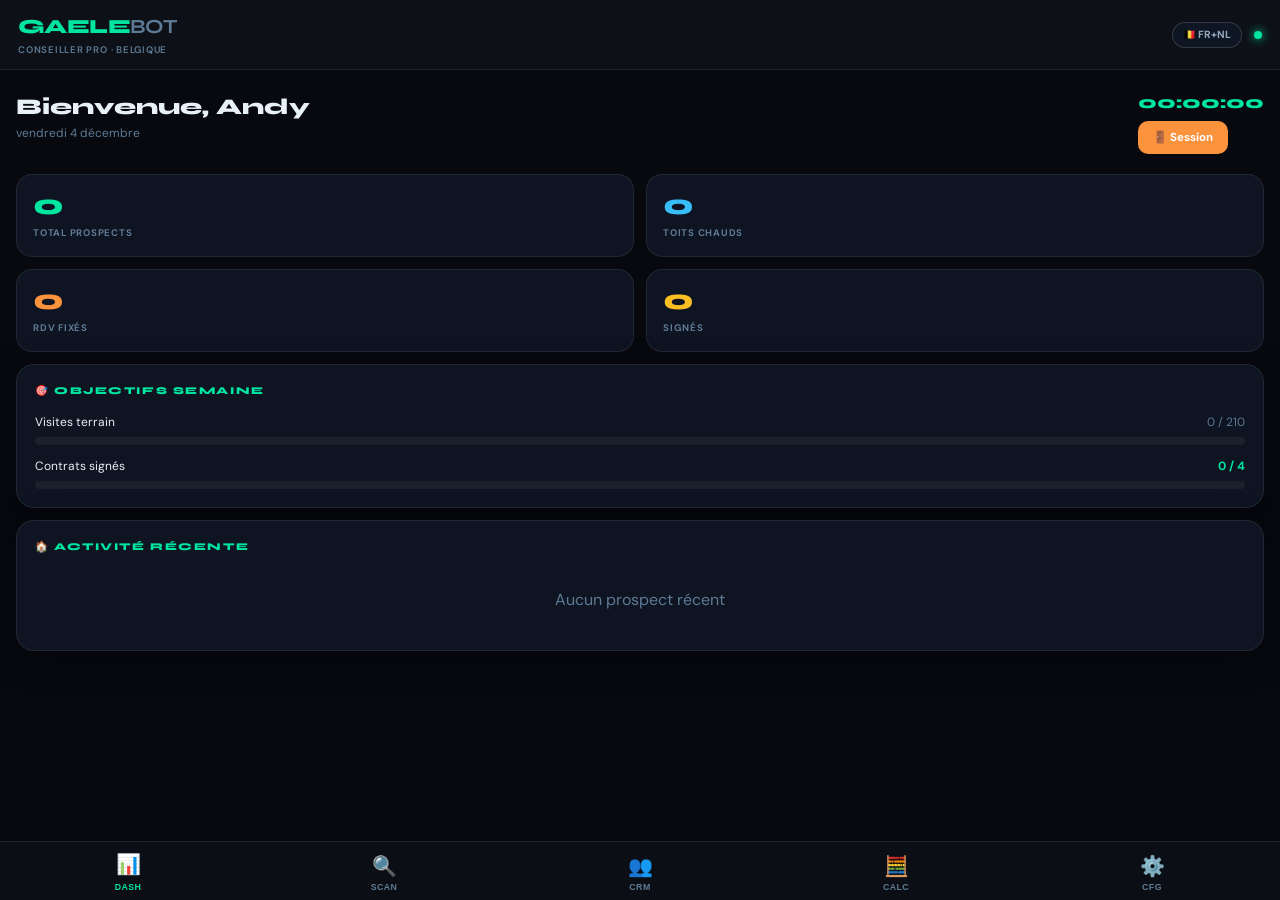
<file: app/index.html>
<!DOCTYPE html>
<html lang="fr">
<head>
  <meta charset="UTF-8">
  <meta name="viewport" content="width=device-width, initial-scale=1.0, maximum-scale=1.0, user-scalable=no">
  <title>GaeleBot Pro V2</title>
  <link rel="preconnect" href="https://fonts.googleapis.com">
  <link rel="preconnect" href="https://fonts.gstatic.com" crossorigin>
  <link href="https://fonts.googleapis.com/css2?family=Syne:wght@700;800;900&family=DM+Sans:wght@300;400;500;600;700&family=DM+Mono:wght@400;500&display=swap" rel="stylesheet">
  <link rel="stylesheet" href="css/main.css">
</head>
<body>
  <div class="app">
    <!-- TOP BAR -->
    <header class="topbar">
      <div>
        <div class="brand"><span class="b1">GAELE</span><span class="b2">BOT</span></div>
        <div class="brand-sub">Conseiller Pro · Belgique</div>
      </div>
      <div style="display:flex;align-items:center;gap:12px">
        <div class="pill">🇧🇪 FR+NL</div>
        <div class="dot-live"></div>
      </div>
    </header>

    <main class="content">
      <!-- DASHBOARD PAGE -->
      <section class="page" id="page-dash">
        <div style="display:flex;justify-content:space-between;align-items:flex-start;margin-bottom:20px">
          <div>
            <h1 class="font-syne" style="font-size:1.4rem;font-weight:900">Bienvenue, Andy</h1>
            <div id="dash-date" class="muted" style="font-size:0.75rem"></div>
          </div>
          <div style="text-align:right">
            <div id="dash-timer" class="font-syne g" style="font-size:1.1rem;font-weight:900;margin-bottom:4px">00:00:00</div>
            <button class="btn btn-o btn-sm" id="btn-session-top">🚪 Session</button>
          </div>
        </div>

        <div class="sg2">
          <div class="sbox">
            <span class="sbox-val g" id="d-total">0</span>
            <span class="sbox-lbl">Total Prospects</span>
          </div>
          <div class="sbox">
            <span class="sbox-val b" id="d-hot">0</span>
            <span class="sbox-lbl">Toits Chauds</span>
          </div>
          <div class="sbox">
            <span class="sbox-val o" id="d-rdv">0</span>
            <span class="sbox-lbl">RDV Fixés</span>
          </div>
          <div class="sbox">
            <span class="sbox-val y" id="d-signs">0</span>
            <span class="sbox-lbl">Signés</span>
          </div>
        </div>

        <div class="card">
          <div class="card-title">🎯 Objectifs Semaine</div>
          <div style="margin-bottom:12px">
            <div style="display:flex;justify-content:space-between;font-size:0.75rem;margin-bottom:6px">
              <span>Visites terrain</span>
              <span id="visit-label" class="muted">0 / 210</span>
            </div>
            <div class="prog-wrap"><div id="visit-bar" class="prog-fill pf-b" style="width:0%"></div></div>
          </div>
          <div>
            <div style="display:flex;justify-content:space-between;font-size:0.75rem;margin-bottom:6px">
              <span>Contrats signés</span>
              <span id="sign-label" class="g" style="font-weight:700">0 / 4</span>
            </div>
            <div class="prog-wrap"><div id="sign-bar" class="prog-fill pf-g" style="width:0%"></div></div>
          </div>
        </div>

        <div class="card">
          <div class="card-title">🏠 Activité Récente</div>
          <div id="recent-list"></div>
        </div>
      </section>

      <!-- SCANNER PAGE -->
      <section class="page" id="page-scan">
        <h1 class="font-syne" style="font-size:1.4rem;font-weight:900;margin-bottom:20px">Scanner les toits</h1>
        
        <div class="card">
          <div class="card-title">⚙️ Paramètres de Scan</div>
          <div class="fg">
            <label class="fl">Commune ciblée</label>
            <select class="fs" id="scan-city">
              <optgroup label="Wallonie">
                <option value="tubize">Tubize (1480)</option>
                <option value="nivelles">Nivelles (1400)</option>
                <option value="waterloo">Waterloo (1410)</option>
              </optgroup>
              <optgroup label="Flandre">
                <option value="gent">Gent (9000)</option>
                <option value="leuven">Leuven (3000)</option>
              </optgroup>
            </select>
          </div>
          <div class="sg2">
            <div class="fg">
              <label class="fl">Score Min.</label>
              <select class="fs" id="scan-score">
                <option value="7">≥ 7 (Chauds)</option>
                <option value="5">≥ 5 (Tièdes)</option>
              </select>
            </div>
            <div class="fg">
              <label class="fl">Limite</label>
              <input type="number" class="fi" id="scan-limit" value="50">
            </div>
          </div>
          <button class="btn btn-g" id="btn-start-scan">🔍 Lancer le Scan Réel</button>
        </div>
      </section>

      <!-- CRM PAGE -->
      <section class="page" id="page-crm">
        <div style="display:flex;justify-content:space-between;align-items:center;margin-bottom:20px">
          <h1 class="font-syne" style="font-size:1.4rem;font-weight:900">CRM Prospects</h1>
          <span class="pill" id="crm-count">0</span>
        </div>
        
        <div style="display:flex;gap:8px;margin-bottom:16px;overflow-x:auto;padding-bottom:4px">
          <button class="btn btn-g btn-sm" data-filter="all">Tous</button>
          <button class="btn btn-out btn-sm" data-filter="chaud">🔥 Chauds</button>
          <button class="btn btn-out btn-sm" data-filter="new">🆕 Nouveaux</button>
          <button class="btn btn-out btn-sm" data-filter="visited">✅ Visités</button>
        </div>

        <div id="crm-list"></div>
      </section>

      <!-- CALCULATEUR PAGE -->
      <section class="page" id="page-calc">
        <h1 class="font-syne" style="font-size:1.4rem;font-weight:900;margin-bottom:20px">Calculateur</h1>
        
        <div class="card" id="calc-header" style="background:var(--blue-glow);border-color:var(--blue)">
          <div style="font-weight:800;font-size:1.1rem;margin-bottom:4px" id="calc-addr">Simulation Générale</div>
          <div id="calc-elig"></div>
        </div>

        <div class="card">
          <div class="card-title">💶 Paramètres Financiers</div>
          <div class="fg">
            <div style="display:flex;justify-content:space-between;margin-bottom:8px">
              <label class="fl">Facture électricité / an</label>
              <span id="facture-val" class="g font-syne" style="font-weight:900">1 200€</span>
            </div>
            <input type="range" id="sl-facture" min="400" max="5000" step="50" value="1200" style="width:100%">
          </div>
        </div>

        <div class="card" style="background:linear-gradient(135deg, rgba(0,229,160,0.1), transparent); border-color:var(--green)">
          <div class="card-title">💰 Gain ESTIMÉ SUR 25 ANS</div>
          <div style="text-align:center;padding:10px 0">
            <div id="r-gain-25" class="g font-syne" style="font-size:2.5rem;font-weight:900;line-height:1">0€</div>
            <div class="muted" style="font-size:0.75rem;margin-top:4px">D'économie brute pour le client</div>
          </div>
          <div class="sg2" style="margin-top:20px">
            <div>
              <div class="muted" style="font-size:0.6rem;text-transform:uppercase">Économie/an</div>
              <div id="r-eco-an" class="font-syne" style="font-size:1.2rem;font-weight:800">0€</div>
            </div>
            <div>
              <div class="muted" style="font-size:0.6rem;text-transform:uppercase">Reduction</div>
              <div id="r-eco-pct" class="g font-syne" style="font-size:1.2rem;font-weight:800">0%</div>
            </div>
          </div>
        </div>

        <div class="card">
          <div class="card-title">📋 Détails Techniques</div>
          <div class="item-row" style="display:flex;justify-content:space-between">
            <span class="muted">Sans Gaele XL</span>
            <span id="r-total-sans" class="r">0€</span>
          </div>
          <div class="item-row" style="display:flex;justify-content:space-between">
            <span class="muted">Avec Gaele XL</span>
            <span id="r-total-avec" class="g">0€</span>
          </div>
          <div style="display:grid;grid-template-columns:1fr 1fr;gap:10px;margin-top:10px">
            <div class="sbox">
              <span class="sbox-val b" id="d-panels">0</span>
              <span class="sbox-lbl">Panneaux</span>
            </div>
            <div class="sbox">
              <span class="sbox-val b" id="d-kwc">0</span>
              <span class="sbox-lbl">kWc</span>
            </div>
          </div>
        </div>

        <button class="btn btn-g" id="btn-send-sms">📱 Envoyer par SMS</button>
      </section>

      <!-- CONFIG PAGE -->
      <section class="page" id="page-config">
        <h1 class="font-syne" style="font-size:1.4rem;font-weight:900;margin-bottom:20px">Configuration</h1>
        
        <div class="card">
          <div class="card-title">🔑 API & Services</div>
          <div class="fg">
            <label class="fl">Google Maps/Solar API Key</label>
            <input type="password" class="fi" id="cfg-gkey" placeholder="AIza...">
          </div>
          <div class="fg">
            <label class="fl">Meta Ads Manager ID</label>
            <input type="text" class="fi" id="cfg-metaid" placeholder="act_...">
          </div>
          <button class="btn btn-g" id="btn-save-cfg">💾 Sauvegarder</button>
        </div>

        <div class="card">
          <div class="card-title">📤 Exports de données</div>
          <button class="btn btn-out btn-sm" style="margin-bottom:10px;width:100%" data-export="csv">📄 Export CSV (Prospects)</button>
          <button class="btn btn-out btn-sm" style="margin-bottom:10px;width:100%" data-export="json">📱 Export JSON (Meta Ads)</button>
        </div>
      </section>
    </main>

    <!-- BOTTOM NAV -->
    <nav class="bnav">
      <button class="bnav-btn active" data-page="dash">
        <span class="bico">📊</span>
        <span class="blbl">Dash</span>
      </button>
      <button class="bnav-btn" data-page="scan">
        <span class="bico">🔍</span>
        <span class="blbl">Scan</span>
      </button>
      <button class="bnav-btn" data-page="crm">
        <span class="bico">👥</span>
        <span class="blbl">CRM</span>
      </button>
      <button class="bnav-btn" data-page="calc">
        <span class="bico">🧮</span>
        <span class="blbl">Calc</span>
      </button>
      <button class="bnav-btn" data-page="config">
        <span class="bico">⚙️</span>
        <span class="blbl">Cfg</span>
      </button>
    </nav>
  </div>

  <!-- JS ASSETS -->
  <script src="js/data.js"></script>
  <script src="js/state.js"></script>
  <script src="js/api.js"></script>
  <script src="js/calc.js"></script>
  <script src="js/ui.js"></script>
  <script src="js/core.js"></script>

  <!-- APP BOOTSTRAP -->
  <script>
    // Start the app
    initApp();

    // Additional UI bindings that core doesn't handle automatically yet
    document.addEventListener('DOMContentLoaded', () => {
      // Date in dashboard
      const dateEl = document.getElementById('dash-date');
      if(dateEl) dateEl.textContent = new Date().toLocaleDateString('fr-BE', { weekday: 'long', day: 'numeric', month: 'long' });

      // Scan trigger
      const btnScan = document.getElementById('btn-start-scan');
      if(btnScan) btnScan.onclick = () => {
        const city = document.getElementById('scan-city').value;
        const limit = parseInt(document.getElementById('scan-limit').value);
        const minScore = parseInt(document.getElementById('scan-score').value);
        runRoofScan({ city, limit, minScore });
      };

      // Calc slider
      const slFacture = document.getElementById('sl-facture');
      if(slFacture) slFacture.oninput = (e) => {
        document.getElementById('facture-val').textContent = e.target.value + '€';
        runSimulation();
      };

      // Calc simulation trigger (initial or from CRM)
      window.loadInCalc = (id) => {
        navigate('calc');
        runSimulation(id);
      };

      // Config save
      const btnSaveCfg = document.getElementById('btn-save-cfg');
      if(btnSaveCfg) btnSaveCfg.onclick = () => {
        state.setConfig('googleKey', document.getElementById('cfg-gkey').value.trim());
        state.setConfig('metaId', document.getElementById('cfg-metaid').value.trim());
        showToast('Configuration enregistrée !', 'green');
      };

      // Load config values
      const cfgGkey = document.getElementById('cfg-gkey');
      const cfgMeta = document.getElementById('cfg-metaid');
      if(cfgGkey) cfgGkey.value = state.config.googleKey;
      if(cfgMeta) cfgMeta.value = state.config.metaId;

      // Global click listener for data-actions in cards
      document.addEventListener('click', (e) => {
        const action = e.target.dataset.action;
        const id = e.target.dataset.id;
        if(action === 'calc') window.loadInCalc(id);
        if(action === 'visited') {
           state.updateProspect(id, { statut: 'visited' });
           showToast('✅ Prospect marqué comme visité');
        }
      });
    });
  </script>
</body>
</html>
</file>
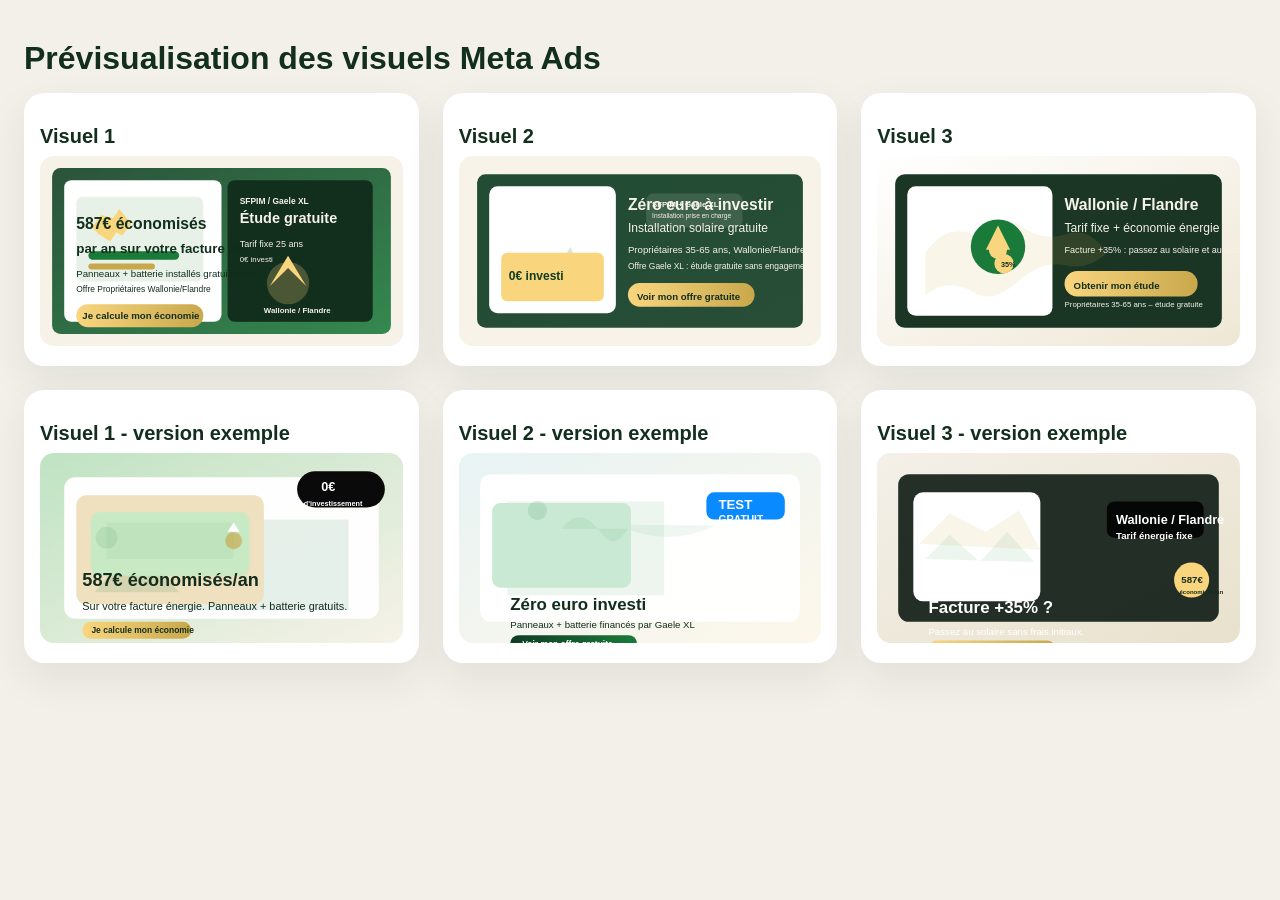
<file: assets/ads/index.html>
<!DOCTYPE html>
<html lang="fr">
<head>
  <meta charset="UTF-8">
  <title>Aperçu visuels Meta Ads</title>
  <style>
    body { margin: 0; font-family: Inter, sans-serif; background: #f3f0ea; color: #122E1D; }
    .page { max-width: 1280px; margin: 40px auto; padding: 0 24px; }
    h1 { margin-bottom: 16px; }
    .grid { display: grid; gap: 24px; grid-template-columns: repeat(auto-fit, minmax(360px, 1fr)); }
    .card { padding: 16px; background: #fff; border-radius: 20px; box-shadow: 0 16px 40px rgba(17,34,17,.08); }
    .card img { width: 100%; border-radius: 14px; }
    .card h2 { margin: 16px 0 8px; font-size: 20px; }
    .card p { margin: 0; color: #475650; }
  </style>
</head>
<body>
  <div class="page">
    <h1>Prévisualisation des visuels Meta Ads</h1>
    <div class="grid">
      <div class="card"><h2>Visuel 1</h2><img src="meta-ad-1.svg" alt="Visuel 1"></div>
      <div class="card"><h2>Visuel 2</h2><img src="meta-ad-2.svg" alt="Visuel 2"></div>
      <div class="card"><h2>Visuel 3</h2><img src="meta-ad-3.svg" alt="Visuel 3"></div>
      <div class="card"><h2>Visuel 1 - version exemple</h2><img src="meta-ad-1-updated.svg" alt="Visuel 1 updated"></div>
      <div class="card"><h2>Visuel 2 - version exemple</h2><img src="meta-ad-2-updated.svg" alt="Visuel 2 updated"></div>
      <div class="card"><h2>Visuel 3 - version exemple</h2><img src="meta-ad-3-updated.svg" alt="Visuel 3 updated"></div>
    </div>
  </div>
</body>
</html>
</file>
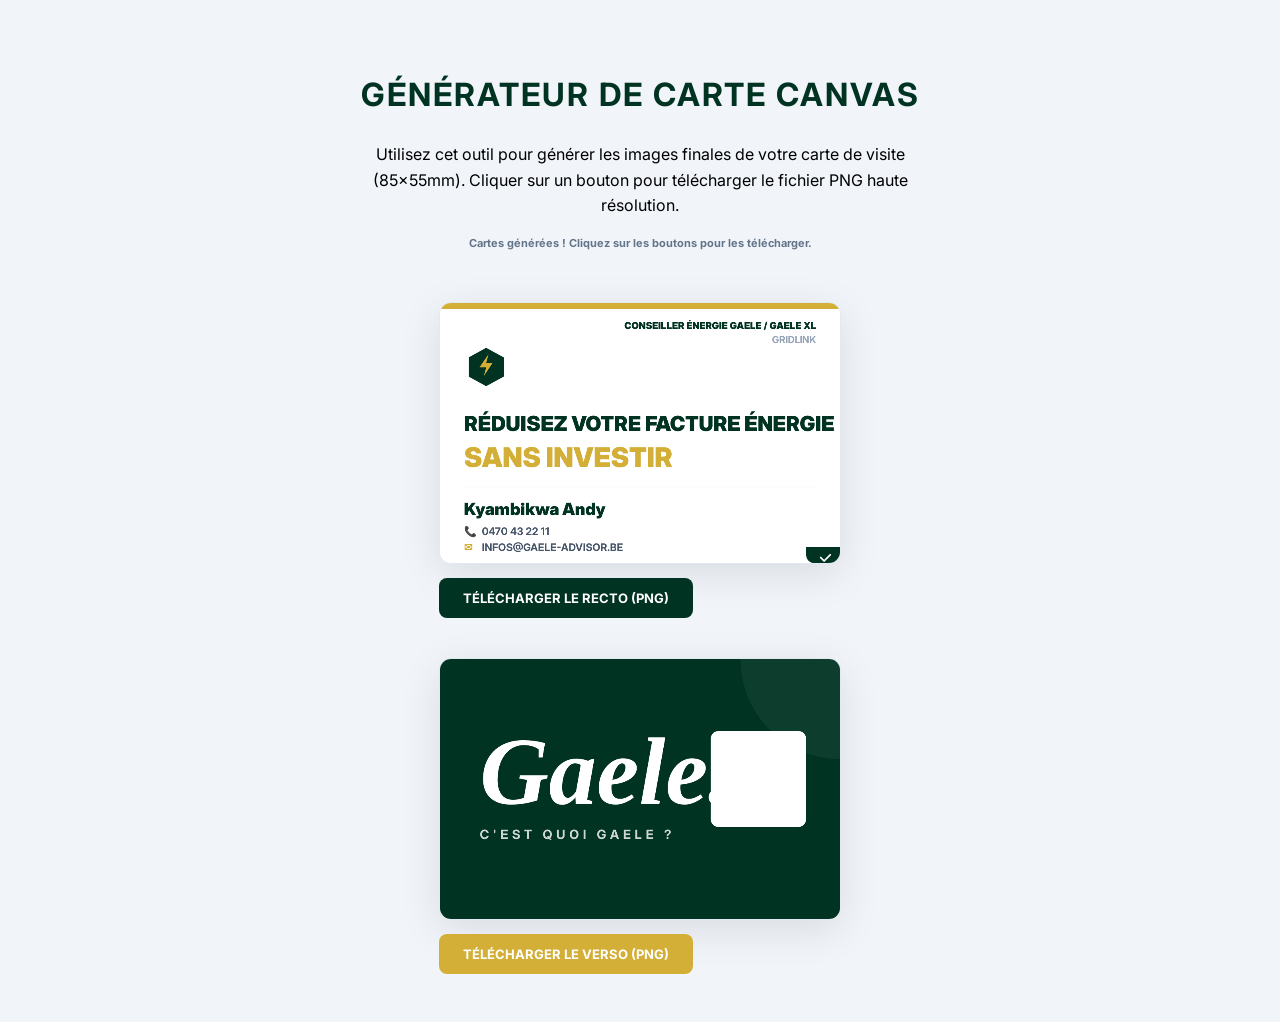
<file: carte_canvas.html>
<!DOCTYPE html>
<html lang="fr">
<head>
    <meta charset="UTF-8">
    <title>Générateur de Carte GAELE - Canvas</title>
    <link href="https://fonts.googleapis.com/css2?family=Inter:wght@400;700;900&family=Playfair+Display:ital,wght@1,900&display=swap" rel="stylesheet">
    <style>
        body { font-family: 'Inter', sans-serif; background: #f1f5f9; display: flex; flex-direction: column; align-items: center; padding: 40px; }
        .controls { margin-bottom: 30px; text-align: center; max-width: 600px; line-height: 1.6; }
        .canvas-container { display: flex; flex-direction: column; gap: 40px; align-items: center; margin-top: 20px; }
        canvas { background: white; border-radius: 12px; box-shadow: 0 10px 40px rgba(0,0,0,0.1); cursor: pointer; border: 1px solid #e2e8f0; }
        .btn-group { display: flex; gap: 10px; margin-top: 10px; }
        .btn { padding: 12px 24px; background: #003322; color: white; border: none; border-radius: 8px; font-weight: 700; cursor: pointer; text-decoration: none; font-size: 13px; text-transform: uppercase; transition: transform 0.2s, background 0.2s; }
        .btn:hover { background: #054a33; transform: translateY(-2px); }
        .btn-gold { background: #D4AF37; }
        .btn-gold:hover { background: #b8952b; }
        h1 { color: #003322; text-transform: uppercase; letter-spacing: 2px; }
        .status { margin-top: 10px; font-size: 11px; color: #64748b; font-weight: bold; }
    </style>
</head>
<body>

    <div class="controls">
        <h1>Générateur de Carte Canvas</h1>
        <p>Utilisez cet outil pour générer les images finales de votre carte de visite (85x55mm). Cliquer sur un bouton pour télécharger le fichier PNG haute résolution.</p>
        <div class="status" id="status">Chargement des polices et des ressources...</div>
    </div>

    <div class="canvas-container">
        <!-- RECTO -->
        <div>
            <canvas id="canvasRecto" width="1005" height="650" style="width: 400px; height: 260px;"></canvas>
            <div class="btn-group">
                <a id="dlRecto" class="btn" href="#">Télécharger le Recto (PNG)</a>
            </div>
        </div>

        <!-- VERSO -->
        <div>
            <canvas id="canvasVerso" width="1005" height="650" style="width: 400px; height: 260px;"></canvas>
            <div class="btn-group">
                <a id="dlVerso" class="btn btn-gold" href="#">Télécharger le Verso (PNG)</a>
            </div>
        </div>
    </div>

    <script>
        const colors = {
            darkGreen: '#003322',
            gold: '#D4AF37',
            white: '#FFFFFF',
            slate: '#475569',
            lightSlate: '#94a3b8'
        };

        const details = {
            name: 'Kyambikwa Andy',
            email: 'infos@gaele-advisor.be',
            phone: '0470 43 22 11',
            site: 'gaele-advisor.be'
        };

        async function init() {
            // Attendre que les polices soient chargées
            await document.fonts.ready;
            document.getElementById('status').innerText = "Polices prêtes. Génération des cartes...";

            drawRecto();
            drawVerso();
            
            document.getElementById('status').innerText = "Cartes générées ! Cliquez sur les boutons pour les télécharger.";
        }

        function drawRecto() {
            const canvas = document.getElementById('canvasRecto');
            const ctx = canvas.getContext('2d');
            const w = canvas.width;
            const h = canvas.height;

            // 1. Fond
            ctx.fillStyle = colors.white;
            ctx.fillRect(0, 0, w, h);

            // 2. Bordure Dorée supérieure
            ctx.fillStyle = colors.gold;
            ctx.fillRect(0, 0, w, 15);

            // 3. Logo GAELE (Hexagone)
            ctx.save();
            ctx.translate(60, 100);
            ctx.fillStyle = colors.darkGreen;
            ctx.beginPath();
            ctx.moveTo(56, 12); ctx.lineTo(100, 36); ctx.lineTo(100, 84); ctx.lineTo(56, 108); ctx.lineTo(12, 84); ctx.lineTo(12, 36);
            ctx.closePath();
            ctx.fill();
            // Éclair
            ctx.fillStyle = colors.gold;
            ctx.beginPath();
            ctx.moveTo(62, 28); ctx.lineTo(39, 61); ctx.lineTo(56, 61); ctx.lineTo(50, 83); ctx.lineTo(72, 50); ctx.lineTo(56, 50);
            ctx.closePath();
            ctx.fill();
            ctx.restore();

            // 4. Header Text
            ctx.textAlign = 'right';
            ctx.fillStyle = colors.darkGreen;
            ctx.font = '900 24px Inter';
            ctx.fillText("CONSEILLER ÉNERGIE GAELE / GAELE XL", 945, 65);
            ctx.fillStyle = colors.lightSlate;
            ctx.font = '700 24px Inter';
            ctx.fillText("GRIDLINK", 945, 100);

            // 5. Hero Text
            ctx.textAlign = 'left';
            ctx.fillStyle = colors.darkGreen;
            ctx.font = '900 52px Inter';
            ctx.fillText("RÉDUISEZ VOTRE FACTURE ÉNERGIE", 60, 320);
            ctx.fillStyle = colors.gold;
            ctx.font = '900 68px Inter';
            ctx.fillText("SANS INVESTIR", 60, 410);

            // 6. Footer Line
            ctx.strokeStyle = '#f1f5f9';
            ctx.lineWidth = 2;
            ctx.beginPath();
            ctx.moveTo(60, 460); ctx.lineTo(945, 460);
            ctx.stroke();

            // 7. Contact Info
            ctx.fillStyle = colors.darkGreen;
            ctx.font = '900 42px Inter';
            ctx.fillText(details.name, 60, 530);

            ctx.font = '700 26px Inter';
            ctx.fillStyle = colors.gold;
            ctx.fillText("📞", 60, 580);
            ctx.fillStyle = colors.slate;
            ctx.fillText(details.phone, 105, 580);

            ctx.fillStyle = colors.gold;
            ctx.fillText("✉", 60, 620);
            ctx.fillStyle = colors.slate;
            ctx.fillText(details.email.toUpperCase(), 105, 620);

            // 8. Accent Bas Droite
            ctx.fillStyle = colors.darkGreen;
            ctx.beginPath();
            ctx.moveTo(920, 610); ctx.lineTo(1005, 610); ctx.lineTo(1005, 650); ctx.lineTo(940, 650);
            ctx.arcTo(920, 650, 920, 630, 20);
            ctx.closePath();
            ctx.fill();
            // Icone bouclier simple (Lignes)
            ctx.strokeStyle = colors.white;
            ctx.lineWidth = 4;
            ctx.beginPath();
            ctx.moveTo(955, 635); ctx.lineTo(965, 645); ctx.lineTo(982, 628);
            ctx.stroke();

            // Bouton Téléchargement
            const dlRecto = document.getElementById('dlRecto');
            dlRecto.addEventListener('click', () => {
                dlRecto.href = canvas.toDataURL("image/png", 1.0);
                dlRecto.download = 'GAELE_Carte_Recto.png';
            });
        }

        function drawVerso() {
            const canvas = document.getElementById('canvasVerso');
            const ctx = canvas.getContext('2d');
            const w = canvas.width;
            const h = canvas.height;

            // 1. Fond Vert
            ctx.fillStyle = colors.darkGreen;
            ctx.fillRect(0, 0, w, h);

            // 2. Cercle décoratif
            ctx.fillStyle = 'rgba(255,255,255,0.05)';
            ctx.beginPath();
            ctx.arc(1005, 0, 250, 0, Math.PI * 2);
            ctx.fill();

            // 3. Marque
            ctx.font = 'italic 900 240px "Playfair Display", serif';
            ctx.fillStyle = colors.white;
            ctx.textBaseline = 'middle';
            ctx.fillText("Gaele.", 100, 300);

            ctx.font = '700 32px Inter';
            ctx.letterSpacing = '10px';
            ctx.fillStyle = 'rgba(255,255,255,0.8)';
            ctx.fillText("C'EST QUOI GAELE ?", 100, 440);

            // 4. QR Code Container
            const qrX = 680;
            const qrY = 180;
            const qrSize = 240;

            // Support Blanc
            ctx.fillStyle = colors.white;
            ctx.beginPath();
            ctx.roundRect(qrX, qrY, qrSize, qrSize, 20);
            ctx.fill();

            // Chargement de l'image QR
            const qrImg = new Image();
            qrImg.crossOrigin = "anonymous";
            qrImg.src = "https://api.qrserver.com/v1/create-qr-code/?size=200x200&data=https://gaele-advisor.be&color=003322";
            qrImg.onload = function() {
                ctx.drawImage(qrImg, qrX + 20, qrY + 20, qrSize - 40, qrSize - 40);
                
                // Label sous QR
                ctx.textAlign = 'center';
                ctx.fillStyle = colors.gold;
                ctx.font = '900 28px Inter';
                ctx.letterSpacing = '2px';
                ctx.fillText("OFFRE GRATUITE", qrX + qrSize/2, qrY + qrSize + 45);
                
                // Bouton Téléchargement après le chargement de l'image
                const dlVerso = document.getElementById('dlVerso');
                dlVerso.addEventListener('click', () => {
                    dlVerso.href = canvas.toDataURL("image/png", 1.0);
                    dlVerso.download = 'GAELE_Carte_Verso.png';
                });
            };
        }

        window.onload = init;
    </script>
</body>
</html>
</file>
<file: app/css/main.css>
:root {
  /* Colors - Modern, Professional, High Contrast */
  --bg: #07090F;
  --bg-alt: #0D1117;
  --card: rgba(17, 24, 39, 0.8);
  --card-hover: rgba(22, 30, 43, 0.9);
  --glass: rgba(255, 255, 255, 0.03);
  --glass-border: rgba(255, 255, 255, 0.1);
  
  --green: #00E5A0;
  --green-glow: rgba(0, 229, 160, 0.15);
  --green-deep: #00B87A;
  
  --blue: #38BDF8;
  --blue-glow: rgba(56, 189, 248, 0.15);
  
  --orange: #FB923C;
  --orange-glow: rgba(251, 146, 60, 0.15);
  
  --red: #F87171;
  --red-glow: rgba(248, 113, 113, 0.15);
  
  --yellow: #FBBF24;
  --yellow-glow: rgba(251, 191, 36, 0.15);
  
  --purple: #A78BFA;
  
  --txt: #E8F0F8;
  --txt-muted: #94A8BE;
  --txt-low: #5E7A94;
  
  --border: rgba(255, 255, 255, 0.08);
  --border-strong: rgba(255, 255, 255, 0.15);
  
  --shadow: 0 8px 32px 0 rgba(0, 0, 0, 0.4);
}

/* Reset & Base */
* {
  margin: 0;
  padding: 0;
  box-sizing: border-box;
  -webkit-tap-highlight-color: transparent;
}

html, body {
  height: 100%;
  background: var(--bg);
  font-family: 'DM Sans', -apple-system, BlinkMacSystemFont, 'Segoe UI', Roboto, sans-serif;
  color: var(--txt);
  overflow: hidden;
  line-height: 1.5;
}

.app {
  height: 100dvh;
  display: flex;
  flex-direction: column;
}

/* Typography Extensions */
.font-syne { font-family: 'Syne', sans-serif; }
.font-mono { font-family: 'DM Mono', monospace; }

/* Scrollbar (Hidden but functional) */
::-webkit-scrollbar { width: 0; height: 0; }

/* ---- Layout Components ---- */

/* TOP BAR */
.topbar {
  background: var(--bg-alt);
  border-bottom: 1px solid var(--border);
  padding: 12px 18px;
  display: flex;
  align-items: center;
  justify-content: space-between;
  backdrop-filter: blur(10px);
  z-index: 100;
}

.brand {
  font-family: 'Syne', sans-serif;
  font-size: 1.25rem;
  font-weight: 900;
  letter-spacing: -0.03em;
}

.brand .b1 { color: var(--green); }
.brand .b2 { color: var(--txt-low); font-weight: 700; }

.brand-sub {
  font-size: 0.6rem;
  color: var(--txt-low);
  margin-top: 1px;
  letter-spacing: 0.08em;
  text-transform: uppercase;
  font-weight: 600;
}

.pill {
  background: var(--card);
  border: 1px solid var(--border-strong);
  border-radius: 50px;
  padding: 4px 10px;
  font-size: 0.65rem;
  color: var(--txt-muted);
  font-weight: 700;
}

.dot-live {
  width: 8px;
  height: 8px;
  border-radius: 50%;
  background: var(--green);
  box-shadow: 0 0 10px var(--green);
  animation: pulse 2s infinite;
}

@keyframes pulse {
  0% { transform: scale(0.95); opacity: 1; }
  50% { transform: scale(1.1); opacity: 0.6; }
  100% { transform: scale(0.95); opacity: 1; }
}

/* BOTTOM NAV */
.bnav {
  position: fixed;
  bottom: 0;
  left: 0;
  right: 0;
  background: rgba(13, 17, 23, 0.9);
  border-top: 1px solid var(--border);
  display: grid;
  grid-template-columns: repeat(5, 1fr);
  padding-bottom: env(safe-area-inset-bottom);
  backdrop-filter: blur(15px);
  z-index: 1000;
}

.bnav-btn {
  display: flex;
  flex-direction: column;
  align-items: center;
  padding: 12px 2px 8px;
  cursor: pointer;
  border: none;
  background: none;
  color: var(--txt-low);
  transition: all 0.2s cubic-bezier(0.4, 0, 0.2, 1);
  gap: 4px;
}

.bnav-btn.active {
  color: var(--green);
}

.bnav-btn .bico {
  font-size: 1.25rem;
  transition: transform 0.2s;
}

.bnav-btn.active .bico { transform: translateY(-2px); }

.bnav-btn .blbl {
  font-size: 0.55rem;
  font-weight: 800;
  letter-spacing: 0.05em;
  text-transform: uppercase;
}

/* CONTENT AREAS */
.content {
  flex: 1;
  overflow-y: auto;
  overflow-x: hidden;
  -webkit-overflow-scrolling: touch;
  scroll-behavior: smooth;
}

.page {
  display: none;
  padding: 20px 16px 100px;
  animation: pageIn 0.3s cubic-bezier(0, 0.5, 0.5, 1);
}

.page.active { display: block; }

@keyframes pageIn {
  from { opacity: 0; transform: translateY(10px); }
  to { opacity: 1; transform: none; }
}

/* ---- Component Elements ---- */

/* CARDS + GLASS */
.card {
  background: var(--card);
  border: 1px solid var(--border);
  border-radius: 18px;
  padding: 18px;
  margin-bottom: 12px;
  box-shadow: var(--shadow);
  backdrop-filter: blur(5px);
  transition: transform 0.2s, border-color 0.2s;
}

.card:active { transform: scale(0.995); }

.card-title {
  font-family: 'Syne', sans-serif;
  font-size: 0.65rem;
  font-weight: 800;
  color: var(--green);
  letter-spacing: 0.15em;
  text-transform: uppercase;
  margin-bottom: 14px;
  display: flex;
  align-items: center;
  gap: 8px;
}

/* STAT BOXES */
.sg2 {
  display: grid;
  grid-template-columns: 1fr 1fr;
  gap: 12px;
  margin-bottom: 12px;
}

.sbox {
  background: var(--card);
  border: 1px solid var(--border);
  border-radius: 16px;
  padding: 16px;
  display: flex;
  flex-direction: column;
}

.sbox-val {
  font-family: 'Syne', sans-serif;
  font-size: 1.8rem;
  font-weight: 900;
  line-height: 1;
}

.sbox-lbl {
  font-size: 0.6rem;
  color: var(--txt-low);
  margin-top: 6px;
  letter-spacing: 0.08em;
  text-transform: uppercase;
  font-weight: 700;
}

/* BUTTONS */
.btn {
  padding: 14px 20px;
  border-radius: 14px;
  border: 1px solid transparent;
  cursor: pointer;
  font-family: 'DM Sans', sans-serif;
  font-size: 0.85rem;
  font-weight: 700;
  transition: all 0.2s;
  display: flex;
  align-items: center;
  justify-content: center;
  gap: 8px;
  width: 100%;
}

.btn-g { background: var(--green); color: #000; }
.btn-g:active { background: var(--green-deep); transform: scale(0.98); }

.btn-b { background: var(--blue); color: #000; }
.btn-o { background: var(--orange); color: #fff; }

.btn-out {
  background: transparent;
  border: 1px solid var(--border-strong);
  color: var(--txt-muted);
}

.btn-sm { padding: 8px 14px; font-size: 0.72rem; border-radius: 10px; width: auto; }

/* FORMS */
.fg { margin-bottom: 14px; }
.fl {
  font-size: 0.65rem;
  font-weight: 800;
  color: var(--txt-low);
  letter-spacing: 0.1em;
  text-transform: uppercase;
  margin-bottom: 6px;
  display: block;
}

.fi, .fs, .ft {
  width: 100%;
  background: rgba(255, 255, 255, 0.04);
  border: 1px solid var(--border);
  border-radius: 12px;
  padding: 12px 16px;
  color: var(--txt);
  font-family: 'DM Sans', sans-serif;
  font-size: 0.9rem;
  outline: none;
  transition: border-color 0.2s, background 0.2s;
  appearance: none;
}

.fi:focus, .fs:focus, .ft:focus {
  border-color: var(--green);
  background: rgba(255, 255, 255, 0.08);
}

/* PROGRESS */
.prog-wrap {
  background: rgba(255, 255, 255, 0.05);
  border-radius: 50px;
  height: 8px;
  overflow: hidden;
  margin-top: 6px;
}

.prog-fill {
  height: 100%;
  border-radius: 50px;
  transition: width 0.6s cubic-bezier(0.4, 0, 0.2, 1);
}

.pf-g { background: linear-gradient(90deg, var(--green-deep), var(--green)); box-shadow: 0 0 10px var(--green-glow); }
.pf-b { background: linear-gradient(90deg, #0ea5e9, var(--blue)); box-shadow: 0 0 10px var(--blue-glow); }

/* LIST ITEMS */
.item-row {
  background: rgba(255, 255, 255, 0.03);
  border: 1px solid var(--border);
  border-radius: 14px;
  padding: 14px;
  margin-bottom: 10px;
  transition: background 0.2s;
}

.item-row:active { background: rgba(255, 255, 255, 0.06); }

/* UTILS */
.g { color: var(--green); }
.b { color: var(--blue); }
.o { color: var(--orange); }
.r { color: var(--red); }
.y { color: var(--yellow); }
.muted { color: var(--txt-low); }

/* DRAWER / MODAL */
.overlay {
  position: fixed;
  inset: 0;
  background: rgba(0, 0, 0, 0.7);
  backdrop-filter: blur(4px);
  z-index: 2000;
  display: none;
  align-items: flex-end;
}

.overlay.open { display: flex; animation: fadeIn 0.3s; }

.modal {
  background: var(--bg-alt);
  border-radius: 24px 24px 0 0;
  padding: 24px 20px;
  width: 100%;
  max-height: 90vh;
  overflow-y: auto;
  border-top: 1px solid var(--border-strong);
  box-shadow: 0 -10px 40px rgba(0, 0, 0, 0.5);
  transform: translateY(100%);
  transition: transform 0.3s cubic-bezier(0.16, 1, 0.3, 1);
}

.overlay.open .modal { transform: translateY(0); }

.modal-handle {
  width: 40px;
  height: 4px;
  background: var(--border-strong);
  border-radius: 10px;
  margin: -10px auto 20px;
}

/* SESSION BLOCK */
.session-active {
  background: linear-gradient(135deg, #0E3218, #1A5C3A);
  border: 1px solid var(--green);
  border-radius: 20px;
  padding: 24px;
  margin-bottom: 16px;
  text-align: center;
  box-shadow: 0 10px 30px rgba(0, 229, 160, 0.1);
}

.timer {
  font-family: 'Syne', sans-serif;
  font-size: 2.8rem;
  font-weight: 900;
  color: var(--green);
  letter-spacing: -0.02em;
}

/* BADGES */
.badge {
  display: inline-flex;
  align-items: center;
  padding: 3px 10px;
  border-radius: 50px;
  font-size: 0.65rem;
  font-weight: 800;
  letter-spacing: 0.02em;
}

.badge-green { background: var(--green-glow); color: var(--green); }
.badge-blue { background: var(--blue-glow); color: var(--blue); }
.badge-gray { background: rgba(255, 255, 255, 0.08); color: var(--txt-muted); }
</file>
